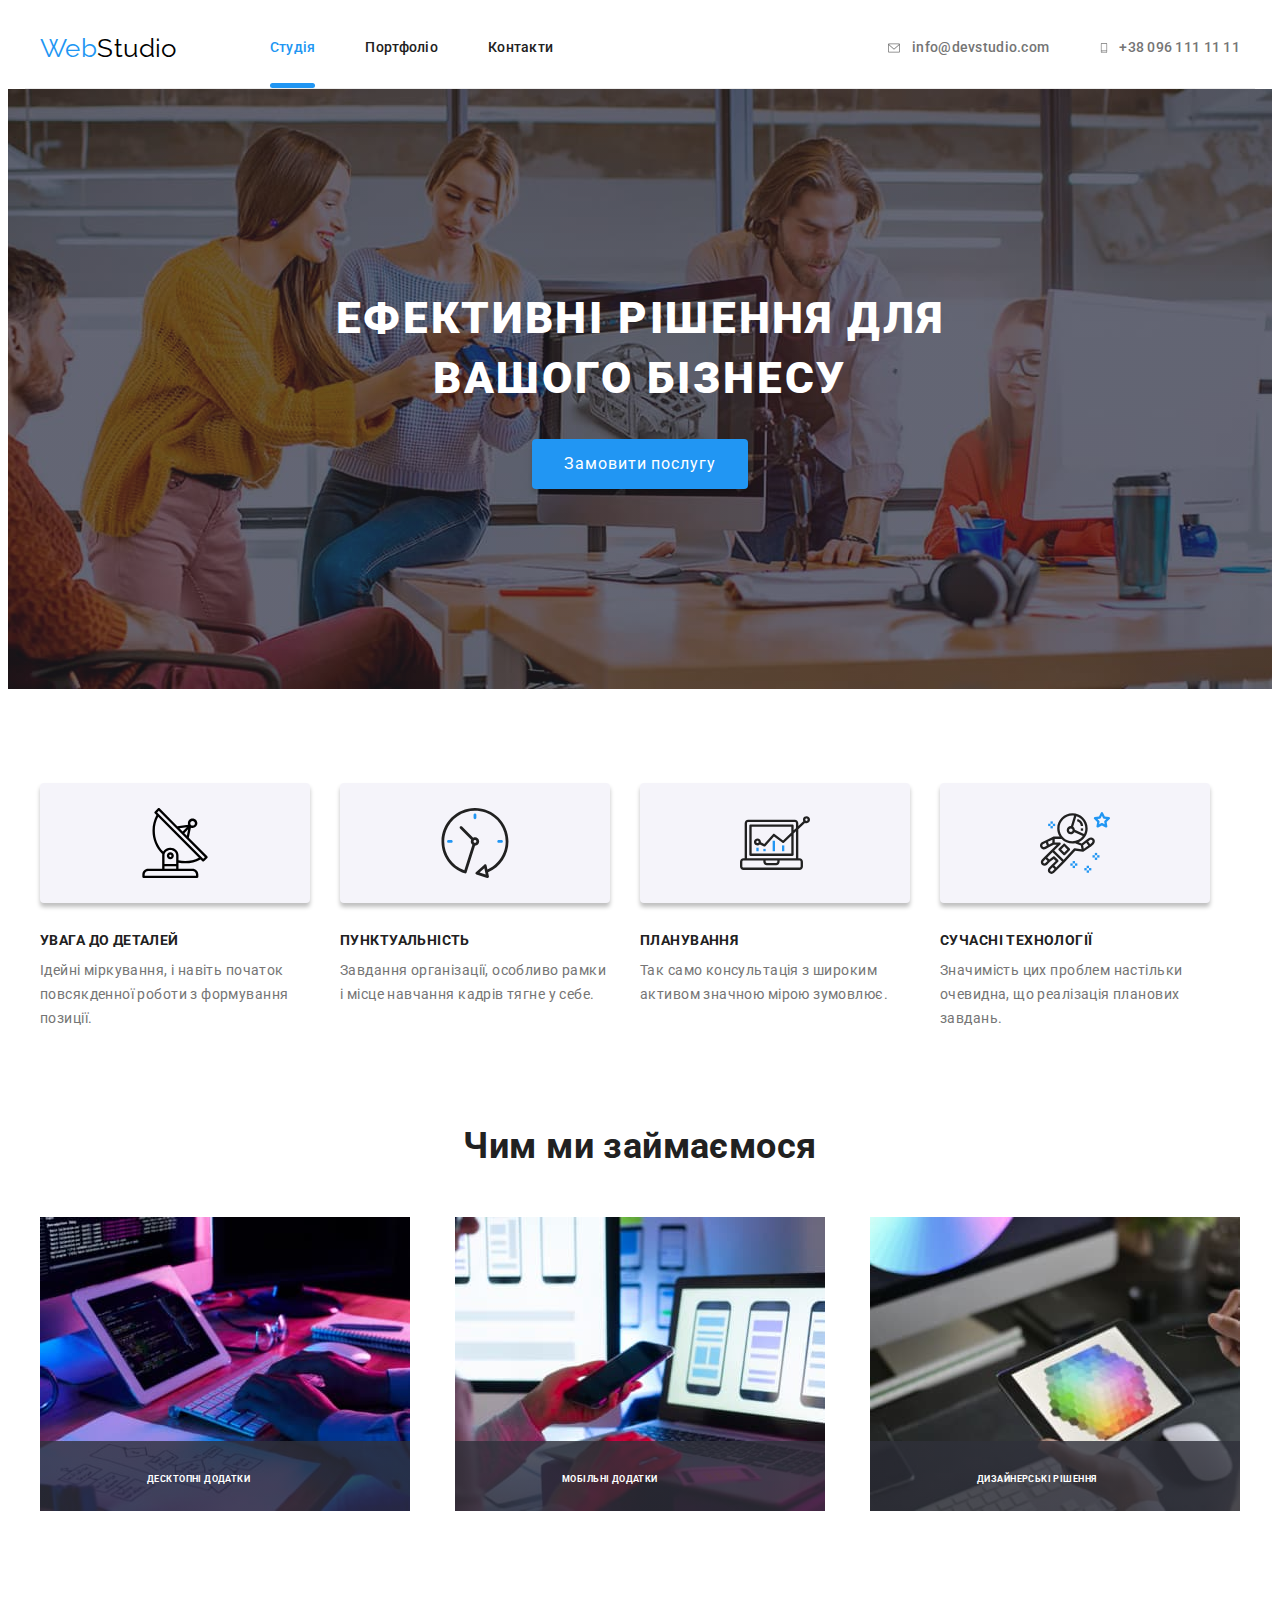
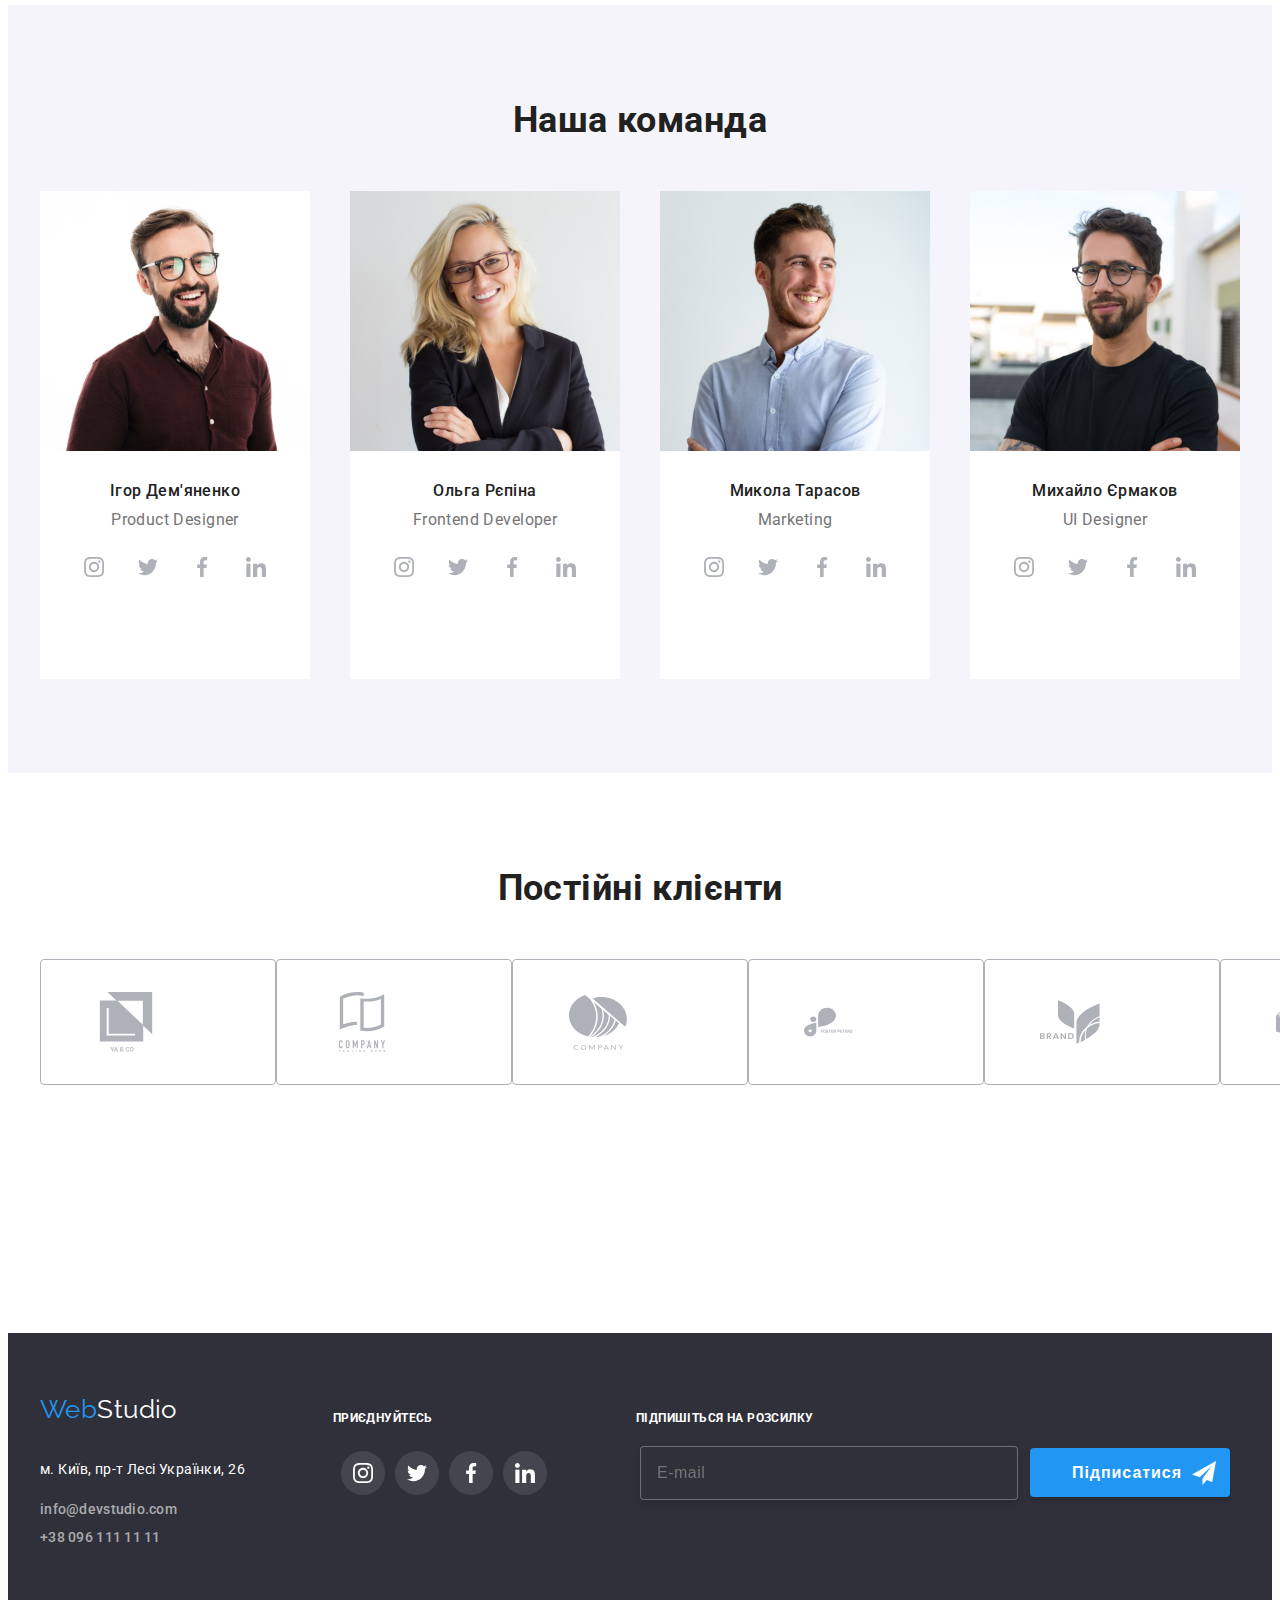
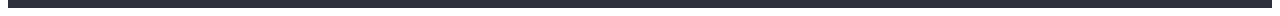
<file: index.html>
<!DOCTYPE html>
<html lang="uk">
<head>
    <meta charset="UTF-8">
    <meta http-equiv="X-UA-Compatible" content="IE=edge">
    <meta name="viewport" content="width=device-width, initial-scale=1.0">
    <title>Precourse</title>
    <style>
        @import url('https://fonts.googleapis.com/css2?family=Raleway:wght@700&family=Roboto:wght@400;500;700;900&display=swap');
    </style>
    <link rel="stylesheet" href="https://cdnjs.cloudflare.com/ajax/libs/modern-normalize/1.1.0/modern-normalize.min.css"
        integrity="sha512-wpPYUAdjBVSE4KJnH1VR1HeZfpl1ub8YT/NKx4PuQ5NmX2tKuGu6U/JRp5y+Y8XG2tV+wKQpNHVUX03MfMFn9Q=="
        crossorigin="anonymous" referrerpolicy="no-referrer" />
    <link rel="stylesheet" href="./css/styles.css" />
</head>
<body>
    <header class="header-site">
        <div class="container header-container main-nav">
            <nav class="page-nav">
                <a href="./index.html" class="logo"> <span class="accent-logo">Web</span>Studio</a>
                <ul class="site-nav list">
                    <li class="item">
                        <a href="./index.html" class="nav-link link current active">Студія</a>
                    </li>
                    <li class="item">
                        <a href="./portfolio.html" class="nav-link link">Портфоліо</a>
                    </li>
                    <li class="item">
                        <a href="#" class="nav-link link">Контакти</a>
                    </li>
                </ul>
            </nav>
            <ul class="list contacts-nav">
                <li class="item">
                    <a href="mailto:info@devstudio.com" class="contact-link link">
                        <svg class="contact-icon" width="16" height="12">
                            <use href="./images/icon.svg#icon-mail"></use>
                        </svg>info@devstudio.com</a>
                    </li>
                <li class="item">
                    <a href="tel:+380961111111" class="contact-link link"><svg class="contact-icon" width="10" height="16">
                        <use href="./images/icon.svg#icon-smartfone"></use>
                    </svg>+38 096 111 11 11</a>
                    </li>
            </ul>
        </div>
    </header>
    <main>
        <section class="hero overlay">
            <div class="container hero-container">
                <h1 class="hero-title">Ефективні рішення для вашого бізнесу</h1>
                <button type="button" class="studio-button" data-modal-open>Замовити послугу</button>
            </div>
        </section>
        <section class="benefits-section">
            <div class="section container benefits-section-container">
                <h2 class="hidden-section-title">Переваги</h2>
                <ul class="list benefits">
                    <li class="item">
                        <div class="benefits-icon">
                            <svg class="icon" width="70" height="70">
                                <use href="./images/icon.svg#icon-antena"></use>
                            </svg>
                        </div>
                        <h3 class="benefits-title">УВАГА ДО ДЕТАЛЕЙ</h3>
                        <p class="text">Ідейні міркування, і навіть початок повсякденної роботи з формування позиції.</p>
                    </li>
                    <li class="item">
                        <div class="benefits-icon">
                            <svg class="icon" width="70" height="70">
                            <use href="./images/icon.svg#icon-rolex"></use>
                            </svg>
                        </div>
                        <h3 class="benefits-title">ПУНКТУАЛЬНІСТЬ</h3>
                        <p class="text">Завдання організації, особливо рамки і місце навчання кадрів тягне у себе.</p>
                    </li>
                    <li class="item">
                        <div class="benefits-icon">
                            <svg class="icon" width="70" height="70">
                            <use href="./images/icon.svg#icon-comp"></use>
                            </svg>
                        </div>
                        <h3 class="benefits-title">ПЛАНУВАННЯ</h3>
                        <p class="text">Так само консультація з широким активом значною мірою зумовлює.</p>
                    </li>
                    <li class="item">
                        <div class="benefits-icon">
                                <svg class="icon" width="70" height="70">
                                <use href="./images/icon.svg#icon-superman"></use>
                            </svg>
                        </div>
                        <h3 class="benefits-title">СУЧАСНІ ТЕХНОЛОГІЇ</h3>
                        <p class="text">Значимість цих проблем настільки очевидна, що реалізація планових завдань.</p>
                    </li>
                </ul>
            </div>
        </section>
        <section>
            <div class="section container work-section-container">
                <h2 class="work-title">Чим ми займаємося</h2>
                <ul class="list work-section">
                    <li>
                        <div class="picture-relative">
                            <img class="picture" src="./images/picture1.jpg" alt="Чоловік друкує завдання з листка на планшеті" width="370" height="294">
                                <div class="backgroung-picture"></div>
                            <h6 class="picture-text">десктопні додатки</h6>
                        </div>   
                    </li>
                    <li>
                        <div class="picture-relative">
                            <img class="picture" src="./images/picture2.jpg" alt="Жінка друкує завдання з смартфону на ноутбукі" width="370" height="294">
                                <div class="backgroung-picture"></div>
                            <h6 class="picture-text">мобільні додатки</h6>
                        </div>
                    </li>
                    <li>
                        <div class="picture-relative">
                            <img class="picture" src="./images/picture3.jpg" alt="Жінка підбирає колір з планшету на комп'ютері" width="370" height="294">
                                <div class="backgroung-picture"></div>
                            <h6 class="picture-text">дизайнерські рішення</h6>
                        </div>
                    </li>
                </ul>
            </div>
        </section>
        <section class="section-staff">
            <div class="section container section-staff-container">
                <h2 class="staff-title">Наша команда</h2>
                <ul class="list staff-cards">
                    <li class="card">
                        <img class="photo" src="./images/photo1.jpg" alt="Ігор Дем'яненко" width="270" height="260">
                        <div class="business-card">
                            <h4 class="staff-title-name">Ігор Дем'яненко</h4>
                            <p class="text">Product Designer</p>
                                <ul class="staff-icon list">
                                    <li class="item">
                                        <a class="circle-icon" href="">
                                            <svg class="icon" width="20" height="20">
                                                <use href="./images/icon.svg#icon-instagram"></use>
                                            </svg>
                                        </a>
                                    </li>
                                    <li class="item">
                                        <a class="circle-icon" href="">
                                            <svg class="icon" width="20" height="20">
                                                <use href="./images/icon.svg#icon-twitter"></use>
                                            </svg>
                                        </a>
                                    </li>
                                    <li class="item">
                                        <a class="circle-icon" href="">
                                            <svg class="icon" width="20" height="20">
                                                <use href="./images/icon.svg#icon-facebook"></use>
                                            </svg>
                                        </a>
                                    </li>
                                    <li class="item">
                                        <a class="circle-icon" href="">
                                            <svg class="icon" width="20" height="20">
                                                <use href="./images/icon.svg#icon-linkedin"></use>
                                            </svg>
                                        </a>
                                    </li>
                                </ul>
                        </div>
                    </li>
                    <li class="card">
                        <img class="photo" src="./images/photo2.jpg" alt="Ольга Рєпіна" width="270" height="260">
                        <div class="business-card">
                            <h4 class="staff-title-name">Ольга Рєпіна</h4>
                            <p class="text">Frontend Developer</p>
                            <ul class="staff-icon list">
                                <li class="item">
                                    <a class="circle-icon" href="">
                                        <svg class="icon" width="20" height="20">
                                            <use href="./images/icon.svg#icon-instagram"></use>
                                        </svg>
                                    </a>
                                </li>
                                <li class="item">
                                    <a class="circle-icon" href="">
                                        <svg class="icon" width="20" height="20">
                                            <use href="./images/icon.svg#icon-twitter"></use>
                                        </svg>
                                    </a>
                                </li>
                                <li class="item">
                                    <a class="circle-icon" href="">
                                        <svg class="icon" width="20" height="20">
                                            <use href="./images/icon.svg#icon-facebook"></use>
                                        </svg>
                                    </a>
                                </li>
                                <li class="item">
                                    <a class="circle-icon" href="">
                                        <svg class="icon" width="20" height="20">
                                            <use href="./images/icon.svg#icon-linkedin"></use>
                                        </svg>
                                    </a>
                                </li>
                            </ul>
                        </div>
                    </li>
                    <li class="card">
                        <img class="photo" src="./images/photo3.jpg" alt="Микола Тарасов" width="270" height="260">
                        <div class="business-card">
                            <h4 class="staff-title-name">Микола Тарасов</h4>
                            <p class="text">Marketing</p>
                            <ul class="staff-icon list">
                                <li class="item">
                                    <a class="circle-icon" href="">
                                        <svg class="icon" width="20" height="20">
                                            <use href="./images/icon.svg#icon-instagram"></use>
                                        </svg>
                                    </a>
                                </li>
                                <li class="item">
                                    <a class="circle-icon" href="">
                                        <svg class="icon" width="20" height="20">
                                            <use href="./images/icon.svg#icon-twitter"></use>
                                        </svg>
                                    </a>
                                </li>
                                <li class="item">
                                    <a class="circle-icon" href="">
                                        <svg class="icon" width="20" height="20">
                                            <use href="./images/icon.svg#icon-facebook"></use>
                                        </svg>
                                    </a>
                                </li>
                                <li class="item">
                                    <a class="circle-icon" href="">
                                        <svg class="icon" width="20" height="20">
                                            <use href="./images/icon.svg#icon-linkedin"></use>
                                        </svg>
                                    </a>
                                </li>
                            </ul>
                        </div>
                    </li>
                    <li class="card">
                        <img class="photo" src="./images/photo4.jpg" alt="Михайло Єрмаков" width="270" height="260">
                        <div class="business-card">
                            <h4 class="staff-title-name">Михайло Єрмаков</h4>
                            <p class="text">UI Designer</p>
                            <ul class="staff-icon list">
                                <li class="item">
                                    <a class="circle-icon" href="">
                                        <svg class="icon" width="20" height="20">
                                            <use href="./images/icon.svg#icon-instagram"></use>
                                        </svg>
                                    </a>
                                </li>
                                <li class="item">
                                    <a class="circle-icon" href="">
                                        <svg class="icon" width="20" height="20">
                                            <use href="./images/icon.svg#icon-twitter"></use>
                                        </svg>
                                    </a>
                                </li>
                                <li class="item">
                                    <a class="circle-icon" href="">
                                        <svg class="icon" width="20" height="20">
                                            <use href="./images/icon.svg#icon-facebook"></use>
                                        </svg>
                                    </a>
                                </li>
                                <li class="item">
                                    <a class="circle-icon" href="">
                                        <svg class="icon" width="20" height="20">
                                            <use href="./images/icon.svg#icon-linkedin"></use>
                                        </svg>
                                    </a>
                                </li>
                            </ul>
                        </div>
                    </li>
                </ul>
            </div>
            <section class="section section-clients">
                <div class="container">
                    <h2 class="clients-title">Постійні клієнти</h2>
                    <ul class="clients-icon list">
                        <li class="item">
                            <a class="clients-link" href="#"><svg width="106" height="60">
                                <use href="./images/icon.svg#icon-clientyaco"></use>
                                </svg>
                            </a>
                        </li>
                        <li class="item">
                            <a class="clients-link" href="#"><svg width="106" height="60">
                                <use href="./images/icon.svg#icon-clienttaglinehere"></use>
                                </svg>
                            </a>
                        </li>
                        <li class="item">
                            <a class="clients-link" href="#">
                                <svg width="106" height="60">
                                <use href="./images/icon.svg#icon-clientcompany"></use>
                                </svg>
                            </a>
                        </li>
                        <li class="item">
                            <a class="clients-link" href="#">
                                <svg width="106" height="60">
                                <use href="./images/icon.svg#icon-clientfosterpeters"></use>
                                </svg>
                            </a>
                        </li>
                        <li class="item">
                            <a class="clients-link" href="#">
                                <svg width="106" height="60">
                                <use href="./images/icon.svg#icon-clientbrand"></use>
                                </svg>
                            </a>
                        </li>
                        <li class="item">
                            <a class="clients-link" href="#">
                                <svg width="106" height="60">
                                <use href="./images/icon.svg#icon-clienttagline"></use>
                                </svg>
                            </a>
                        </li>
                    </ul>
                </div>
            </section>
        </section>
    </main>
    <footer class="footer">
        <div class="footer-nav container"> 
            <div class="footer-first-flex">
                <a href="./index.html" class="logo footer-logo"> <span class="accent-logo">Web</span>Studio</a>
                <h5 class="join-title">приєднуйтесь</h5>
                <h5 class="join-title join-title-spam">підпишіться на розсилку</h5>
            </div>
            <div class="footer-second-flex">
                <address class="address-text">м. Київ, пр-т Лесі Українки, 26</address>
                <ul class="footer-icon list">
                    <li class="item">
                        <a class="circle-icon footer-circle-icon" href="#">
                            <svg class="icon" width="20" height="20">
                                <use href="./images/icon.svg#icon-instagram"></use>
                            </svg>
                        </a>
                    </li>
                    <li class="item">
                        <a class="circle-icon footer-circle-icon" href="#">
                            <svg class="icon" width="20" height="20">
                                <use href="./images/icon.svg#icon-twitter"></use>
                            </svg>
                        </a>
                    </li>
                    <li class="item">
                        <a class="circle-icon footer-circle-icon" href="#">
                            <svg class="icon" width="20" height="20">
                                <use href="./images/icon.svg#icon-facebook"></use>
                            </svg>
                        </a>
                    </li>
                    <li class="item">
                        <a class="circle-icon footer-circle-icon" href="#">
                            <svg class="icon" width="20" height="20">
                                <use href="./images/icon.svg#icon-linkedin"></use>
                            </svg>
                        </a>
                    </li>
                </ul>
                <form class="spam"> </form>
                    <label for="mail"></label>
                    <input class="spam-field" type="email" name="mail" placeholder="E-mail" />
                    <button class="spam-btn" type="submit">Підписатися
                        <svg class="icon" width="24" height="24">
                                <use href="./images/icon.svg#icon-paperplane"></use>
                            </svg>
                    </button>
 
            </div>
                <ul class="list footer-links">
                    <li class="item">
                        <a href="mailto:info@devstudio.com" class="contact-link footer-link link">info@devstudio.com</a>
                    </li>
                    <li class="item">
                        <a href="tel:+380961111111" class="contact-link footer-link link">+38 096 111 11 11</a>
                    </li>
                </ul>
        </div>
            
    </footer>

    <div class="backdrop is-hidden" data-backdrop>
        <div class="modal">

            <p class="modal-title-lext">Залиште свої дані, ми вам передзвонимо</p>
             <form class="form-field">

                    <label for="name" class="form-label">Ім'я
                    <input type="name" class="form-input" name="username" id="name">
                    <svg class="icon" width="18" height="18">
                        <use href="./images/icon.svg#icon-persone"></use>
                        </svg>
                    </label>
                
                    <label for="tel" class="form-label">Телефон
                        <input type="tel" class="form-input" name="phone" id="tel">
                        <svg class="icon" width="18" height="18">
                        <use href="./images/icon.svg#icon-modaltrubka"></use>
                        </svg>
                    </label>

                    <label for="mail" class="form-label">Пошта
                        <input type="mail" class="form-input" name="mail" id="mail">
                        <svg class="icon" width="18" height="18">
                        <use href="./images/icon.svg#icon-modalenvelope"></use>
                        </svg>
                    
                    </label>

                    
                    <label class="form-label textarea-flex">Коментар
                    <textarea class="form-textarea" name="feedback" rows="5" placeholder="Введіть текст"></textarea>
                    </label>

                    <label class="form-privacy">
                    
                    <div class="checkbox-form">
                    <input class="checkbox visually-hidden" type="checkbox" name="confirmation" value="agreement"/>
                    <span class="ramka"></span>
                    
                     <p class="modal-text">Погоджуюся з розсилкою та приймаю <a href="" class="agreement-link">Умови договору</a></p>
                    </div>

                    </label>
                    <button class="modal-main-btn" type="submit">Відправити</button>
                </form>
                   <button class="modal-cross-btn" data-modal-close>
                        <svg class="icon" width="11" height="11">
                        <use href="./images/icon.svg#icon-cross"></use>
                        </svg>
                    </button>
        </div>
        
    
    </div>
    
    <script src="./js/modal.js"></script>
</body>
</html>
</file>
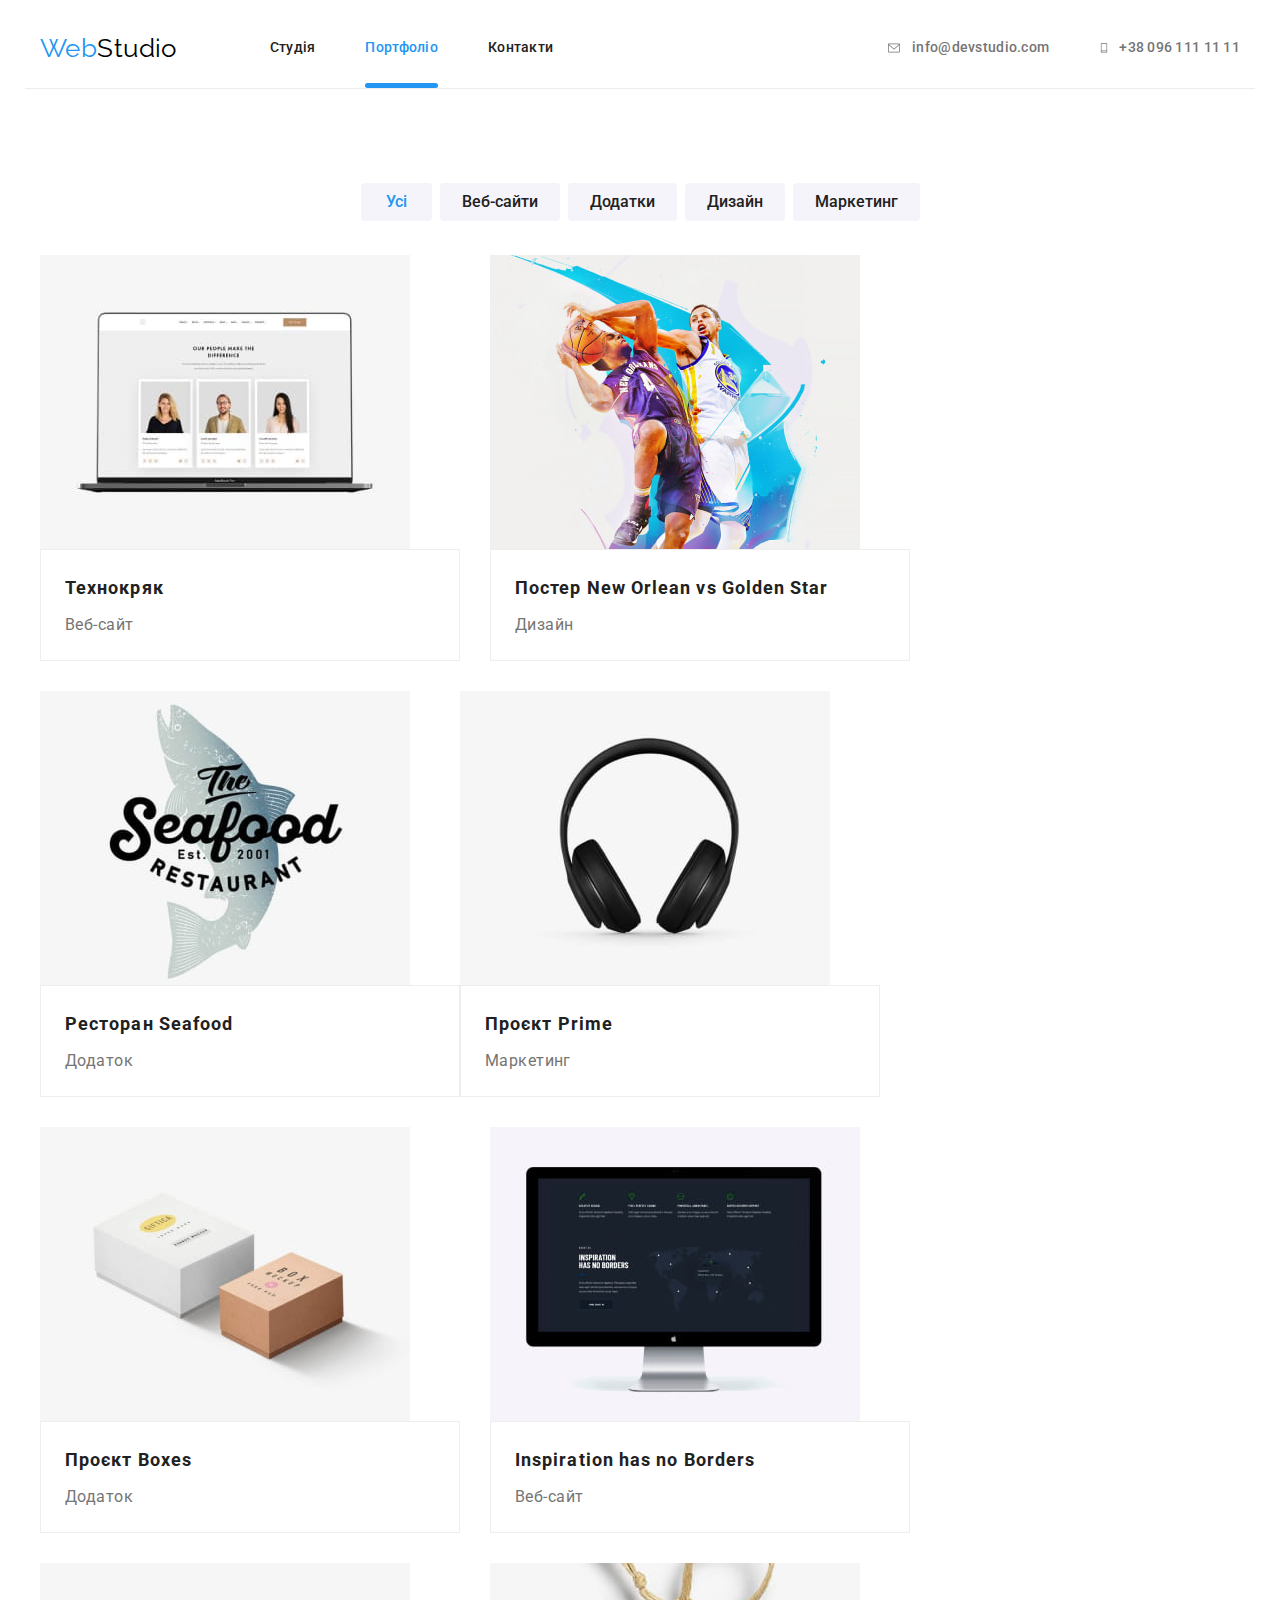
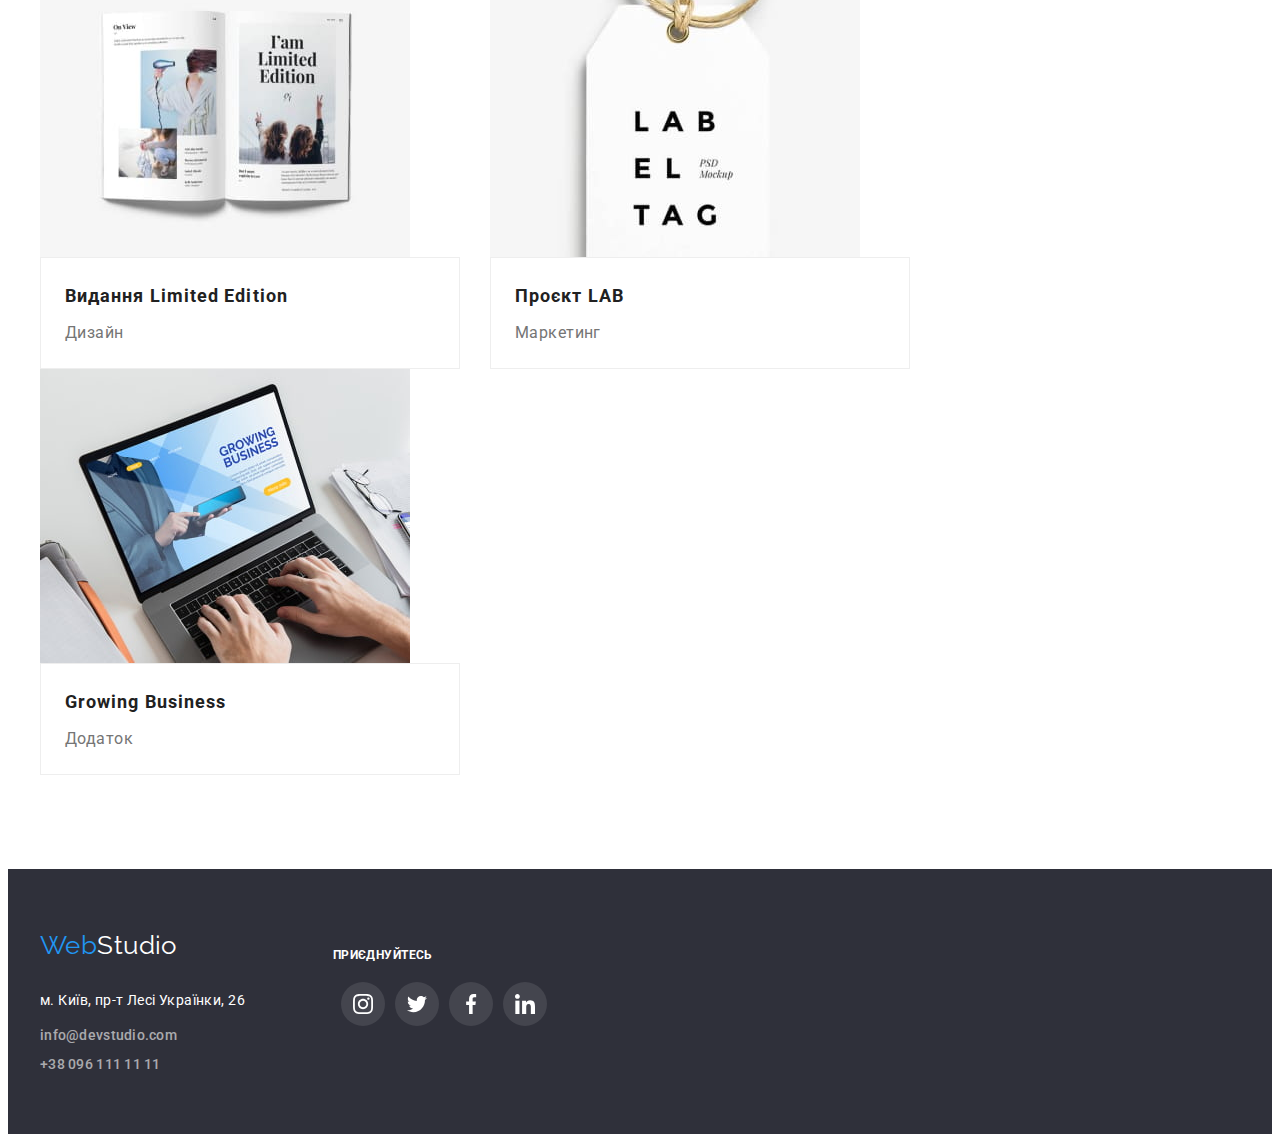
<file: portfolio.html>
<!DOCTYPE html>
<html lang="uk">
  <head>
    <meta charset="UTF-8" />
    <meta http-equiv="X-UA-Compatible" content="IE=edge" />
    <meta name="viewport" content="width=device-width, initial-scale=1.0" />
    <title>Precourse</title>
    <style>
      @import url('https://fonts.googleapis.com/css2?family=Raleway:wght@700&family=Roboto:wght@400;500;700;900&display=swap');
    </style>
    <link
      rel="stylesheet"
      href="https://cdnjs.cloudflare.com/ajax/libs/modern-normalize/1.1.0/modern-normalize.min.css"
      integrity="sha512-wpPYUAdjBVSE4KJnH1VR1HeZfpl1ub8YT/NKx4PuQ5NmX2tKuGu6U/JRp5y+Y8XG2tV+wKQpNHVUX03MfMFn9Q=="
      crossorigin="anonymous"
      referrerpolicy="no-referrer"
    />
    <link rel="stylesheet" href="./css/styles.css" />
  </head>
  <body>
    <header class="header-site">
      <div class="container header-container main-nav">
        <nav class="page-nav">
          <a href="./index.html" class="logo"> <span class="accent-logo">Web</span>Studio</a>
          <ul class="site-nav list">
            <li class="item">
              <a href="./index.html" class="nav-link link">Студія</a>
            </li>
            <li class="item">
              <a href="./portfolio.html" class="nav-link link active current">Портфоліо</a>
            </li>
            <li class="item">
              <a href="#" class="nav-link link">Контакти</a>
            </li>
          </ul>
        </nav>
        <ul class="list contacts-nav">
          <li class="item">
            <a href="mailto:info@devstudio.com" class="contact-link link">
              <svg class="contact-icon" width="16" height="12">
                <use href="./images/icon.svg#icon-mail"></use></svg
              >info@devstudio.com</a
            >
          </li>
          <li class="item">
            <a href="tel:+380961111111" class="contact-link link"
              ><svg class="contact-icon" width="10" height="16">
                <use href="./images/icon.svg#icon-smartfone"></use></svg
              >+38 096 111 11 11</a
            >
          </li>
        </ul>
      </div>
    </header>
    <main class="main-portfolio">
      <section class="section container section-project">
        <h1 class="hero-title hidden-section-title">Фільтр</h1>
        <ul class="button-list list">
          <li class="item">
            <button type="button" class="potfolio-button current">Усі</button>
          </li>
          <li class="item">
            <button type="button" class="potfolio-button">Веб-сайти</button>
          </li>
          <li class="item">
            <button type="button" class="potfolio-button">Додатки</button>
          </li>
          <li class="item">
            <button type="button" class="potfolio-button">Дизайн</button>
          </li>
          <li class="item">
            <button type="button" class="potfolio-button">Маркетинг</button>
          </li>
        </ul>
        <ul class="list projects">
          <li class="item project-li">
            <a class="project-link link" href="#">
              <div class="portfolio-overlay">
                <img
                  class="picture"
                  src="./images-portfolio/picture1.jpg"
                  alt="Персонал"
                  width="370"
                  height="294"
                />
                <p class="text-overlay">
                  Ресурс пропонує комплексні пропозиції з різним рівнем функціоналу та сервісів. Все
                  це дозволить відвідувачу отримати вичерпні відомості про компанію чи приватну
                  особу.
                </p>
              </div>
              <div class="project-examples">
                <h2 class="project-title">Технокряк</h2>
                <p class="text">Веб-сайт</p>
              </div>
            </a>
          </li>

          <li class="item project-li">
            <a class="project-link link" href="#">
              <div class="portfolio-overlay">
                <img
                  class="picture"
                  src="./images-portfolio/picture2.jpg"
                  alt="Постер з баскетболістами"
                  width="370"
                  height="294"
                />
                <p class="text-overlay">
                  Ресурс пропонує комплексні пропозиції з різним рівнем функціоналу та сервісів. Все
                  це дозволить відвідувачу отримати вичерпні відомості про компанію чи приватну
                  особу.
                </p>
              </div>
              <div class="project-examples">
                <h2 class="project-title">Постер New Orlean vs Golden Star</h2>
                <p class="text">Дизайн</p>
              </div>
            </a>
          </li>

          <li class="item project-li">
            <a class="project-link link" href="#">
              <div class="portfolio-overlay">
                <img
                  class="picture"
                  src="./images-portfolio/picture3.jpg"
                  alt="Лого ресторану Seafood"
                  width="370"
                  height="294"
                />
                <p class="text-overlay">
                  Ресурс пропонує комплексні пропозиції з різним рівнем функціоналу та сервісів. Все
                  це дозволить відвідувачу отримати вичерпні відомості про компанію чи приватну
                  особу.
                </p>
              </div>
              <div class="project-examples">
                <h2 class="project-title">Ресторан Seafood</h2>
                <p class="text">Додаток</p>
              </div>
            </a>
          </li>

          <li class="item project-li">
            <a class="project-link link" href="#">
              <div class="portfolio-overlay">
                <img
                  class="picture"
                  src="./images-portfolio/picture4.jpg"
                  alt="Навушники"
                  width="370"
                  height="294"
                />
                <p class="text-overlay">
                  Ресурс пропонує комплексні пропозиції з різним рівнем функціоналу та сервісів. Все
                  це дозволить відвідувачу отримати вичерпні відомості про компанію чи приватну
                  особу.
                </p>
              </div>
              <div class="project-examples">
                <h2 class="project-title">Проєкт Prime</h2>
                <p class="text">Маркетинг</p>
              </div>
            </a>
          </li>

          <li class="item project-li">
            <a class="project-link link" href="">
              <div class="portfolio-overlay">
                <img
                  class="picture"
                  src="./images-portfolio/picture5.jpg"
                  alt="Дві коробочки"
                  width="370"
                  height="294"
                />
                <p class="text-overlay">
                  Ресурс пропонує комплексні пропозиції з різним рівнем функціоналу та сервісів. Все
                  це дозволить відвідувачу отримати вичерпні відомості про компанію чи приватну
                  особу.
                </p>
              </div>
              <div class="project-examples">
                <h2 class="project-title">Проєкт Boxes</h2>
                <p class="text">Додаток</p>
              </div>
            </a>
          </li>

          <li class="item project-li">
            <a class="project-link link" href="">
              <div class="portfolio-overlay">
                <img
                  class="picture"
                  src="./images-portfolio/picture6.jpg"
                  alt="Монітор з написом: Inspiration has no Borders"
                  width="370"
                  height="294"
                />
                <p class="text-overlay">
                  Ресурс пропонує комплексні пропозиції з різним рівнем функціоналу та сервісів. Все
                  це дозволить відвідувачу отримати вичерпні відомості про компанію чи приватну
                  особу.
                </p>
              </div>
              <div class="project-examples">
                <h2 class="project-title">Inspiration has no Borders</h2>
                <p class="text">Веб-сайт</p>
              </div>
            </a>
          </li>

          <li class="item project-li">
            <a class="project-link link" href="#">
              <div class="portfolio-overlay">
                <img
                  class="picture"
                  src="./images-portfolio/picture7.jpg"
                  alt="Розгорнута книга на сторінці: I'm limited Edition"
                  width="370"
                  height="294"
                />
                <p class="text-overlay">
                  Ресурс пропонує комплексні пропозиції з різним рівнем функціоналу та сервісів. Все
                  це дозволить відвідувачу отримати вичерпні відомості про компанію чи приватну
                  особу.
                </p>
              </div>
              <div class="project-examples">
                <h2 class="project-title">Видання Limited Edition</h2>
                <p class="text">Дизайн</p>
              </div>
            </a>
          </li>

          <li class="item project-li">
            <a class="project-link link" href="#">
              <div class="portfolio-overlay">
                <img
                  class="picture"
                  src="./images-portfolio/picture8.jpg"
                  alt="Бірка з написом: LAB EL TAG"
                  width="370"
                  height="294"
                />
                <p class="text-overlay">
                  Ресурс пропонує комплексні пропозиції з різним рівнем функціоналу та сервісів. Все
                  це дозволить відвідувачу отримати вичерпні відомості про компанію чи приватну
                  особу.
                </p>
              </div>
              <div class="project-examples">
                <h2 class="project-title">Проєкт LAB</h2>
                <p class="text">Маркетинг</p>
              </div>
            </a>
          </li>
          <li class="item project-li">
            <a class="project-link link" href="#">
              <div class="portfolio-overlay">
                <img
                  class="picture"
                  src="./images-portfolio/picture9.jpg"
                  alt="Відкритоий ноутбук на сторінці: Growing Business"
                  width="370"
                  height="294"
                />
                <p class="text-overlay">
                  Ресурс пропонує комплексні пропозиції з різним рівнем функціоналу та сервісів. Все
                  це дозволить відвідувачу отримати вичерпні відомості про компанію чи приватну
                  особу.
                </p>
              </div>
              <div class="project-examples">
                <h2 class="project-title">Growing Business</h2>
                <p class="text">Додаток</p>
              </div>
            </a>
          </li>
        </ul>
      </section>
    </main>
    <footer class="footer">
      <div class="footer-nav container">
        <div class="footer-first-flex">
          <a href="./index.html" class="logo footer-logo">
            <span class="accent-logo">Web</span>Studio</a
          >
          <h5 class="join-title">приєднуйтесь</h5>
        </div>
        <div class="footer-second-flex">
          <address class="address-text">м. Київ, пр-т Лесі Українки, 26</address>
          <ul class="footer-icon list">
            <li class="item">
              <a class="circle-icon footer-circle-icon" href="#">
                <svg class="icon" width="20" height="20">
                  <use href="./images/icon.svg#icon-instagram"></use>
                </svg>
              </a>
            </li>
            <li class="item">
              <a class="circle-icon footer-circle-icon" href="#">
                <svg class="icon" width="20" height="20">
                  <use href="./images/icon.svg#icon-twitter"></use>
                </svg>
              </a>
            </li>
            <li class="item">
              <a class="circle-icon footer-circle-icon" href="#">
                <svg class="icon" width="20" height="20">
                  <use href="./images/icon.svg#icon-facebook"></use>
                </svg>
              </a>
            </li>
            <li class="item">
              <a class="circle-icon footer-circle-icon" href="#">
                <svg class="icon" width="20" height="20">
                  <use href="./images/icon.svg#icon-linkedin"></use>
                </svg>
              </a>
            </li>
          </ul>
        </div>
        <ul class="list footer-links">
          <li class="item">
            <a href="mailto:info@devstudio.com" class="contact-link footer-link link"
              >info@devstudio.com</a
            >
          </li>
          <li class="item">
            <a href="tel:+380961111111" class="contact-link footer-link link">+38 096 111 11 11</a>
          </li>
        </ul>
      </div>
    </footer>

    <script src="./js/modal.js"></script>
  </body>
</html>
</file>
<file: css/styles.css>
:root{
--primary-text-color: #757575;
--primery-title-color: #212121;
--accent-color: #2196F3;
--primary-white-color: #FFFFFF;
--footer-hero-background-color: #2F303A;
--header-logo-color: #000000;
--staff-color: #F5F4FA;
--icon-color: #AFB1B8;
}

body{
    background-color: var(--primary-white-color);
    color: var(--primary-text-color);
    font-family: Roboto, sans-serif;
    font-size: 14px;
    letter-spacing: 0.03em;
}

.list {
    list-style: none;
    padding: 0;
    margin: 0;
}

.link {
    text-decoration: none;
}

.logo {
    display: inline-block;
    text-decoration: none;
    margin-right: 93px;

    font-family: 'Raleway', variable;
    font-size: 26px;
    line-height: 1.19;
    color: var(--header-logo-color);
}
.accent-logo {
    color: var(--accent-color);
}

.contact-link {
    display: flex;
    align-items: center;
    color: var(--primary-text-color);
    font-weight: 500;
    line-height: 1.4;
    letter-spacing: 0.02em;

    transition: 
    color 250ms cubic-bezier(0.4, 0, 0.2, 1);
}

.contact-link:hover,
.contact-link:focus {
    color: var(--accent-color);
}

.link:hover,
.link:focus {
    color: var(--accent-color);
}

.hero{
    padding-top: 0;
}

.footer{
    padding-top: 60px;
    padding-bottom: 60px;
    background: var(--footer-hero-background-color);
    margin: 0 auto;
}

.hero-title{
    margin-top: 0;
    margin-bottom: 30px;
    margin-left: auto;
    margin-right: auto;
    width: 696px;

    text-transform: uppercase;
    font-weight: 900;
    font-size: 44px;
    line-height: 1.36;
    letter-spacing: 0.06em;
    color: var(--primary-white-color);
}

.hidden-section-title{
    visibility: hidden;

    position: absolute;
    width: 1px;
    height: 1px;
    padding: 0;
    margin: -1px;
    clip-path: inset(100%);
    clip: rect(0 0 0 0);
    overflow: hidden;
    white-space: nowrap;
    border: 0;
}

.work-title,
.staff-title,
.clients-title {
    margin-top: 0;
    margin-bottom: 50px;
    width: 366px;
    margin-left: auto;
    margin-right: auto;

    text-align: center;
    font-size: 36px;
    line-height: 1.17;
    color: var(--primery-title-color);
}

.staff-title {
    width: 264px;
}

.clients-title {
    margin-bottom: 50px;
}

.nav-link {
    position: relative;
    display: block;
    padding-top: 32px;
    padding-bottom: 32px;

    font-weight: 500;
    line-height: 1.14;
    letter-spacing: 0.02em;
    color: var(--primery-title-color);

    transition: color 250ms cubic-bezier(0.4, 0, 0.2, 1);
}

.site-nav .link.current,
.section-project .current {
    color: var(--accent-color);
}

.site-nav{
    display: flex;
}

.site-nav .item +.item{
    margin-left: 50px;
}

.contacts-nav {
    display: flex;
    margin-left: auto;
}

.page-nav {
    display: flex;
}

.page-nav .logo {
    display: flex;
    align-items: center;
}

.main-nav {
    display: flex;
    align-items: center;
    justify-content: center;
}

.contacts-nav .item:not(:last-child){
    padding-right: 50px;
}

.benefits-title{
    margin-top: 0;
    margin-bottom: 10px;
    width: 270px;
    font-size: 14px;
    line-height: 1.14;
    color: var(--primery-title-color);
}

.benefits-section .text{
    margin-top: 0;
    margin-bottom: 0;
    width: 270px;
}

.staff-title-name{
    margin-top: 0;
    margin-bottom: 10px;
    font-weight: 500;
    font-size: 16px;
    line-height: 1.19;
    color: var(--primery-title-color);
}

.section-staff {
    background-color: var(--staff-color);
}

.studio-button {
    display: inline-block;
    min-width: 216px;
    height: 50px;
    padding: 10px 32px;

    text-align: center;
    border: none;
    border-radius: 4px;

    background-color: var(--accent-color);
    color: var(--primary-white-color);
    box-shadow: 0px 4px 4px rgba(0, 0, 0, 0.15);
    font-size: 16px;
    line-height: 1.9;
    letter-spacing: 0.06em;
    cursor: pointer;
    font-family: inherit;

    transition:
    background-color 250ms cubic-bezier(0.4, 0, 0.2, 1);
}

.studio-button:hover,
.studio-button:focus {
    background-color: var(--accent-color);
}

.button-list {
    display: flex;
    justify-content: center;
    margin-bottom: 34px;
}

.button-list .item:not(:last-child){
    margin-right: 8px;
}

.potfolio-button {
    display: inline-block;
    cursor: pointer;
    text-align: center;
    border-radius: 4px;
    border: none;
    height: 38px;
    padding: 6px 22px;
    background-color: #F5F4FA;
    color: var(--primery-title-color);
    font-weight: 500;
    font-size: 16px;
    line-height: 1.63;
    font-family: inherit;

    transition:
    background-color 250ms cubic-bezier(0.4, 0, 0.2, 1),
    color 250ms cubic-bezier(0.4, 0, 0.2, 1),
    box-shadow 250ms cubic-bezier(0.4, 0, 0.2, 1);
}

.section-project .current {
    padding: 6px 25px;
}

.potfolio-button:hover,
.potfolio-button:focus {
    background-color: var(--accent-color);
    color: var(--primary-white-color);
    box-shadow: 0 4px 4px 0 rgba(0, 0, 0, 0.25);
}

.project-title{
    margin-top: 0;
    margin-bottom: 4px;
    font-size: 18px;
    line-height: 2;
    letter-spacing: 0.06em;
    color: var(--primery-title-color);
}

.project-examples {
    padding: 20px 24px;
    width: 370px;
    background: var(--primary-white-color);
    border: 1px solid #EEEEEE;
}

.footer-logo{
    display: inline-block;
    margin-right: 0;
    padding: 0;
    margin-bottom: 20px;
    color: var(--primary-white-color);
}

.footer-link{
    color: rgba(255, 255, 255, 0.6);
}

.footer-links .item:not(:last-child){
    margin-bottom: 9px;
}

.benefits-section .text {
    line-height: 1.71;
}

.business-card {
    padding-top: 30px;
    padding-bottom: 30px;
    width: 270px;
    height: 168px;
    text-align: center;
    background-color: var(--primary-white-color);
}

.business-card .text{
    display: inline-block;
    min-width: 76px;
    margin: 0;
    font-size: 16px;
    line-height: 1.19;
}

.section-project .text{
    font-size: 16px;
    line-height: 1.88;
    color: var(--primary-text-color);
}

.project-examples .text {
    margin: 0;
}

.address-text{
    width: 231px;
    height: 21px;
    margin-bottom: 9px;
    font-style: normal;
    line-height: 1.71;
    color: var(--primary-white-color);
}

.container{
    max-width: 1200px;
    padding-left: 15px;
    padding-right: 15px;
    margin: 0 auto;
}

.header-container{
    border-bottom: 1px solid #ECECEC;
}
.section{
    padding-top: 94px;
    padding-bottom: 94px;
}

.hero-container{
    padding-top: 200px;
    padding-bottom: 280px;
    text-align: center;
}

.benefits-section-container,
.portfolio-button-container {
    padding-bottom: 0;
}

.work-section-container{
    padding-bottom: 94px;
}

.section-clients {
    height: 372px;
    margin-left: auto;
    margin-right: auto;
    background-color: var(--primary-white-color);
}

.footer-container{
    padding-top: 0;
    padding-bottom: 0;
}

.project-container{
    padding-top: 50px;
    padding-bottom: 94px;
}


.picture,
.photo{
    display: block;
}

.benefits{
    display: flex;
    flex-direction: row;
}
.benefits .item:not(:last-child){
    margin-right: 30px;
}

.work-section{
    display: flex;
    justify-content: space-between;
}

.staff-cards{
    display: flex;
    justify-content: space-between;
}

.projects{
    display: flex;
    flex-wrap: wrap;
}

.projects .item{
    margin-right: 30px;
    margin-bottom: 30px;
}

.projects .item:nth-child(3n){
    margin-right: 0;
}

.projects .item:nth-last-child(-n+3){
    margin-bottom: 0;
}

.projects .item:hover {
    box-shadow: 0 4px 4px 0 rgba(0, 0, 0, 0.25);
}
/* Overlay */

.overlay{
    max-width: 1600px;
    height: 600px;
    margin-right: auto;
    margin-left: auto;
    background-color: var(--footer-hero-background-color);

    background-image:linear-gradient(to right, 
    rgba(47, 48, 58, 0.4), rgba(47, 48, 58, 0.4)), 
    url("../images/Hero.jpg");
    background-position: center;
    background-repeat: no-repeat;
    background-size: cover;
}

.card:hover{
    box-shadow: 0 4px 4px 0 rgba(0, 0, 0, 0.25);
}

/* Icons */

.contact-icon{
    display: inline-block;
    margin-right: 10px;
    fill: currentColor;
}

.benefits-icon {
    display: flex;
    justify-content: center;
    align-items: center;
    margin-bottom: 30px;

    width: 270px;
    height: 120px;
    border-radius: 4px;
    box-shadow: 0 4px 4px 0 rgba(0, 0, 0, 0.25);
    background-color: var(--staff-color);
}

.staff-icon{
    display: flex;
    justify-content: center;
    margin-top: 16px;
    padding: 0 32px 30px;
    margin-left: auto;
    margin-right: auto;
    width: 206px;
    height: 44px;
}

.staff-icon .item:not(:last-child) {
    margin-right: 10px;
}

.circle-icon{
    display: flex;
    justify-content: center;
    align-items: center;
    border-radius: 50%;
    width: 44px;
    height: 44px;
    fill: var(--icon-color);

    transition: background-color 250ms cubic-bezier(0.4, 0, 0.2, 1),
    border-color 250ms cubic-bezier(0.4, 0, 0.2, 1),
    fill 250ms cubic-bezier(0.4, 0, 0.2, 1);
}


.circle-icon:hover,
.circle-icon:focus {
    background-color: var(--accent-color);
    border-color: var(--accent-color);
    fill: var(--primary-white-color);
}

.clients-link{
    display: flex;
    justify-content: space-between;
    align-items: center;
    width: 170px;
    height: 92px;
    cursor: pointer;
    padding: 16px 32px;
    border: 1px solid var(--icon-color);
    border-radius: 4px;
    fill: var(--icon-color);

    transition: 
    background-color 250ms cubic-bezier(0.4, 0, 0.2, 1),
    border-color 250ms cubic-bezier(0.4, 0, 0.2, 1),
    fill 250ms cubic-bezier(0.4, 0, 0.2, 1);
}

.clients-icon{
    display: flex;
    justify-content: space-between;
    align-items: center;
}

.clients-link:hover,
.clients-link:focus {
    border-color: var(--accent-color);
    fill: var(--accent-color);
}


/* Footer-join */

.footer-first-flex{
    display: flex;
    align-items: center;
}

.footer-second-flex{
    display: flex;
    align-items: center;
}

.join-title{
line-height: 1.14;
text-transform: uppercase;
margin-left: 156px;
margin-bottom: 20px;
color:var(--primary-white-color);
}

/* Spam-form */
.join-title-spam{
    margin-left: 203px;
}

.spam{
    margin-left: 93px;  
}

.spam-btn {
    display: flex;
    justify-content: center;
    align-items: center;
    margin-left: 12px;
    padding: 10px 0 10px 28px;
    
    min-width: 200px;
    font-weight: 700;
    font-size: 16px;
    line-height: 1.86;
    letter-spacing: 0.06em;
    cursor: pointer;
    color:var(--primary-white-color);
    background-color: var(--accent-color);
    background: #2196F3;
    box-shadow: 0px 4px 4px rgba(0, 0, 0, 0.15);
    border: none;
    border-radius: 4px;
}

.spam-field{
    width: 358px;
    height: 50px;
    padding-left: 16px;

    background-color: rgba(47, 48, 58, 1);
    border: 1px solid rgba(255, 255, 255, 0.3);
    filter: drop-shadow(0px 4px 4px rgba(0, 0, 0, 0.15));
    border-radius: 4px;

    font-weight: 400;
    font-size: 16px;
    line-height: 1.25;
    letter-spacing: 0.03em;
    color: rgba(255, 255, 255, 0.6);
}

.spam-btn .icon{
    margin-left: 10px;
    fill: var(--primary-white-color)
}

/* .spam-field input::placeholder {
    font-weight: 400;
    font-size: 30px;
    line-height: 1.25;
    letter-spacing: 0.03em;
    color: rgba(255, 255, 255, 0.6);
} */

.footer-icon{
    display: flex;
    margin-left: 70px;
}


.footer-icon .item:not(:last-child) {
    margin-right: 10px;
}

.footer-circle-icon {
    fill: var(--primary-white-color);
    background-color: rgba(255, 255, 255, 0.1);
}

/* Position */

/* .header-site{
    position: fixed;
    top: 0;
    left: 0;
    width: 100vw;
    border: 1px solid white;
    
} */

/* active */

.active::after{
    content: "";
    position: absolute;
    display: block;
    left: 0;
    bottom: 0;
    width: 100%;
    height: 5px;
    border-radius: 5px;
    opacity: 1;
    background-color: var(--accent-color);
    transition: opacity 250ms cubic-bezier(0.4, 0, 0.2, 1);
}

/* Work position */

.picture-relative{
    position: relative;
}

.backgroung-picture{
    position: absolute;
    left: 0;
    bottom: 0;
    width: 100%;
    height: 70px;
    background-image: linear-gradient(to right,
    rgba(47, 48, 58, 0.8), rgba(47, 48, 58, 0.8));
}

.picture-text{
    position: absolute;
    left: 107px;
    bottom: 27px;
    margin: 0;
    padding: 0;
    color: var(--primary-white-color);
    text-transform: uppercase;
}


/* Portfolio Overlay */

.portfolio-overlay {
    position: relative;
    overflow: hidden;
}

.text-overlay{
    position: absolute;
    top:0;
    left: 0;
    width: 100%;
    height: 100%;
    padding: 63px 24px;
    text-decoration: none;
    margin: 0;
    font-weight: 400;
    font-size: 18px;
    line-height: 1.56;
    letter-spacing: 0.03em;
    color: var(--primary-white-color);
    background-color: rgba(33, 150, 243, 0.9);
    transform: translateY(101%);
    transition: transform 250ms cubic-bezier(0.4, 0, 0.2, 1);
    
}

.project-link:hover .text-overlay{
    transform: translateY(0);
}
.project-link:focus .text-overlay {
    transform: translateY(0);
}

/* Modal window */

.backdrop{
    position: fixed;
    top: 0;
    left: 0;
    width: 100%;
    height: 100%;
    background-color: rgba(0, 0, 0, 0.2);
    transition-property: ();
    transition-duration: 500ms;
    transition-timing-function: cubic-bezier(0.4, 0, 0.2, 1);
}

.backdrop.is-hidden{
    opacity: 0;
    pointer-events: none;
}

.modal{
    position: absolute;
    left: 50%;
    top: 50%;
    transform: translate(-50%, -50%);
    min-width: 528px;
    height: 581px;
    padding: 40px;
    background-color: var(--primary-white-color);
    box-shadow: 0px 1px 3px rgba(0, 0, 0, 0.12), 0px 1px 1px rgba(0, 0, 0, 0.14), 0px 2px 1px rgba(0, 0, 0, 0.2);
    border-radius: 4px;
}

.form-field {
    width: 100%;
    margin-top: 0;
    display: flex;
    flex-direction: column;

}

.form-field .icon{
    position: absolute;
    bottom: 11px;
    left: 14px;
    cursor: pointer;
    transition: fill 250ms cubic-bezier(0.4, 0, 0.2, 1);
}

.modal-cross-btn {
    position: absolute;
    display: flex;
    justify-content: center;
    align-items: center;
    top: 8px;
    right: 8px;
    width: 30px;
    height: 30px;
    cursor: pointer;
    border: 1px solid rgba(0, 0, 0, 0.1);
    border-radius: 50%;
    background-color: var(--primary-white-color);
    transition: fill 250ms cubic-bezier(0.4, 0, 0.2, 1);
}

.modal-cross-btn:hover {
    fill: var(--accent-color);
}

.modal-text{
    margin: 0;
}

.modal-title-lext {

    margin-top: 0;
    margin-bottom: 12px;
    text-align: center;
    font-weight: 700;
    font-size: 20px;
    line-height: 1.15;
    color: #212121;
}

.form-label{
    position: relative;
    display: block;
    width: 100%;
    margin-top: 10px;
}

.form-label:first-child{
    margin-top: 0px;
}

.form-input{
    width: 100%;
    height: 40px;
    padding: 0;
    padding-left: 42px;
    margin: 0;
    margin-top: 4px;
    cursor: pointer;
    border: 1px solid rgba(33, 33, 33, 0.2);
    border-radius: 4px;
    transition: border-color 1000ms cubic-bezier(0.4, 0, 0.2, 1);
}

.form-input:hover {
    border-color: var(--accent-color);
}

.form-input:hover + .icon{
    fill:var(--accent-color);
}

.form-input:focus {
    border-color: var(--accent-color);
}

.form-input:focus +.icon {
    fill: var(--accent-color);
}

.checkbox-form {
    display: flex;
    flex-direction: row;
    align-items: center;
    margin-top: 18px;
}

.form-textarea{
    margin-top: 4px;
    padding: 0;
    padding-left: 16px;
    padding-top: 12px;
    width: 448px;
    height: 120px;
    resize: none;
    border: 1px solid rgba(33, 33, 33, 0.2);
    border-radius: 4px;
}
.agreement-link{
    color: var(--accent-color);
}

.form-textarea::placeholder {
    padding-left: 16px;
    font-weight: 400;
    font-size: 12px;
    line-height: 1.17;
    letter-spacing: 0.01em;
    color: rgba(117, 117, 117, 0.5);
}

.textarea-flex{
    display: flex;
    flex-direction: column;
}

.modal-main-btn{
    width: 200px;
    height: 50px;
    padding: 10px 52px;
    margin: 30px auto 40px auto;

    font-weight: 700;
    font-size: 16px;
    line-height: 1.88;
    letter-spacing: 0.06em;

    cursor: pointer;
    box-shadow: 0px 4px 4px rgba(0, 0, 0, 0.15);
    border-radius: 4px;
    background-color: var(--accent-color);
    color: var(--primary-white-color);
}

.form-privacy{
    position: relative;
    display: flex;
    justify-content: center;
    align-items: center;
}

.ramka{
    margin-right: 8.38px;
    width: 16px;
    height: 15px; 
    border: 2px solid #000000;
    border-radius: 4px;
    box-shadow: 0px 4px 4px rgba(0, 0, 0, 0.25);
    border-color: var(--primery-title-color);
}

.checkbox:checked + .ramka{
    background-color: var(--accent-color);
    background-image: url(/images/ptichka.svg);
    background-size: contain;
    border-color: var(--accent-color);
}



.visually-hidden {
position: absolute !important;
clip: rect(1px 1px 1px 1px);
clip: rect(1px, 1px, 1px, 1px);
padding: 0 !important;
border: 0 !important;
height: 1px !important;
    width: 1px !important;
    overflow: hidden;
}
</file>
